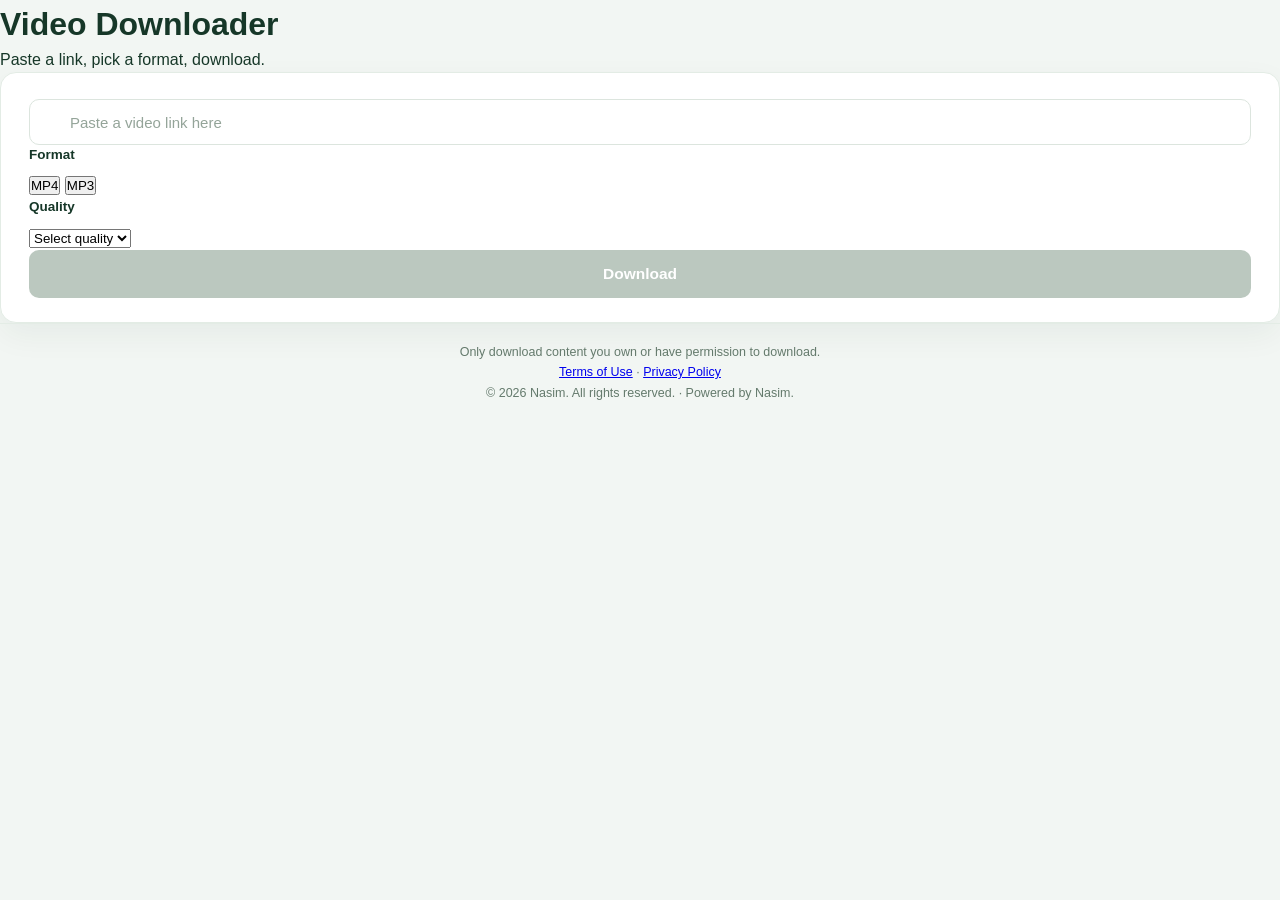
<file: index.html>
<!DOCTYPE html>
<html lang="en">
<head>
  <meta charset="UTF-8">
  <meta name="viewport" content="width=device-width, initial-scale=1.0">
  <title>Video Downloader</title>
  <link rel="stylesheet" href="/static/style.css">
</head>
<body>
  <main class="container">
    <header class="header">
      <h1>Video Downloader</h1>
      <p class="tagline">Paste a link, pick a format, download.</p>
    </header>

    <div class="card">
      <form id="download-form" autocomplete="off" novalidate>
        <div class="field">
          <label for="url-input" class="sr-only">Video URL</label>
          <input
            type="url"
            id="url-input"
            name="url"
            class="url-input"
            placeholder="Paste a video link here"
            required
            maxlength="2000"
          >
        </div>

        <div class="options-row">
          <div class="field format-field">
            <span class="field-label">Format</span>
            <div class="segmented" role="radiogroup" aria-label="Format">
              <button type="button" class="seg-btn selected" data-format="mp4" aria-pressed="true">MP4</button>
              <button type="button" class="seg-btn" data-format="mp3" aria-pressed="false">MP3</button>
            </div>
          </div>

          <div class="field quality-field">
            <label for="quality-select" class="field-label">Quality</label>
            <select id="quality-select" name="quality" class="quality-select" required>
              <option value="" disabled selected>Select quality</option>
              <option value="360">360p</option>
              <option value="480">480p</option>
              <option value="720">720p</option>
              <option value="1080">1080p</option>
            </select>
            <p class="quality-hint" id="quality-hint" hidden>Please choose a quality.</p>
          </div>
        </div>

        <button type="submit" id="download-btn" class="download-btn" disabled>
          Download
        </button>
      </form>

      <div id="status-area" class="status-area" hidden>
        <div id="progress-section" class="progress-section" hidden>
          <div class="progress-track">
            <div class="progress-fill" id="progress-fill"></div>
          </div>
          <p class="progress-text">
            <span id="progress-pct">0%</span>
            <span id="progress-msg">Queued…</span>
          </p>
        </div>

        <div id="done-section" class="done-section" hidden>
          <p class="done-msg">Your file is ready</p>
          <a id="save-btn" class="save-btn" href="#" download>Save to device</a>
          <p class="expiry-note">The file is deleted from our server automatically after about 15 minutes.</p>
          <button type="button" id="another-btn" class="retry-btn">Download another</button>
        </div>

        <div id="error-section" class="error-section" hidden>
          <div class="error-box">
            <p><span class="error-word">Error:</span> <span id="error-msg"></span></p>
          </div>
          <button type="button" id="retry-btn" class="retry-btn">Try again</button>
        </div>
      </div>
    </div>

    <footer class="footer">
      <p>Only download content you own or have permission to download.</p>
      <p><a href="/terms">Terms of Use</a> · <a href="/privacy">Privacy Policy</a></p>
      <p>© 2026 Nasim. All rights reserved. · Powered by Nasim.</p>
    </footer>
  </main>

  <script src="/static/script.js"></script>
</body>
</html>
</file>
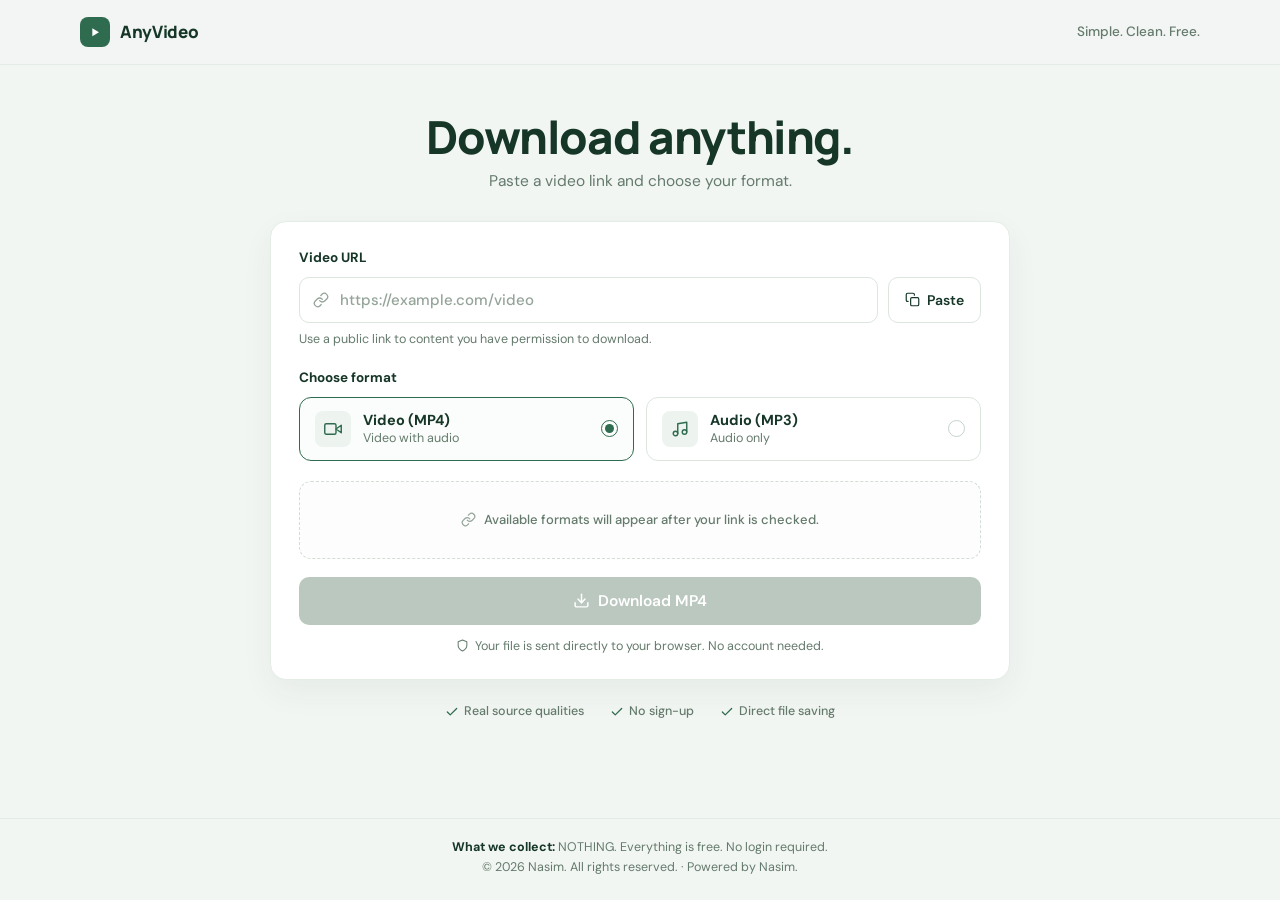
<file: templates/index.html>
<!DOCTYPE html>
<html lang="en">
<head>
  <meta charset="UTF-8">
  <meta name="viewport" content="width=device-width, initial-scale=1.0">
  <title>AnyVideo — Download anything.</title>
  <link rel="icon" type="image/svg+xml" href="/static/favicon.svg">
  <link rel="preconnect" href="https://fonts.googleapis.com">
  <link rel="preconnect" href="https://fonts.gstatic.com" crossorigin>
  <link rel="stylesheet" href="https://fonts.googleapis.com/css2?family=DM+Sans:wght@400;500;600;700;800&family=Manrope:wght@400;500;600;700;800&display=swap">
  <link rel="stylesheet" href="/static/style.css">
</head>
<body>
  <header class="topbar">
    <div class="topbar-inner">
      <a href="/" class="brand">
        <span class="brand-badge" aria-hidden="true">
          <svg width="16" height="16" viewBox="0 0 24 24" fill="none">
            <path d="M8 6.5L18 12.5L8 18.5V6.5Z" fill="#FFFFFF"/>
          </svg>
        </span>
        <span class="brand-name">AnyVideo</span>
      </a>
      <span class="topbar-note">Simple. Clean. Free.</span>
    </div>
  </header>

  <main class="page">
    <section class="hero">
      <h1>Download anything.</h1>
      <p class="subtitle">Paste a video link and choose your format.</p>
    </section>

    <div class="card">
      <form id="download-form" autocomplete="off" novalidate>
        <!-- URL row -->
        <div class="field-group">
          <label for="url-input" class="field-label">Video URL</label>
          <div class="url-row">
            <div class="input-wrap">
              <span class="input-icon" aria-hidden="true">
                <svg width="16" height="16" viewBox="0 0 24 24" fill="none" stroke="currentColor" stroke-width="1.9" stroke-linecap="round" stroke-linejoin="round">
                  <path d="M10 13a5 5 0 0 0 7.54.54l3-3a5 5 0 0 0-7.07-7.07l-1.72 1.71"/>
                  <path d="M14 11a5 5 0 0 0-7.54-.54l-3 3a5 5 0 0 0 7.07 7.07l1.71-1.71"/>
                </svg>
              </span>
              <input
                type="url"
                id="url-input"
                name="url"
                class="url-input"
                placeholder="https://example.com/video"
                required
                maxlength="2000"
              >
            </div>
            <button type="button" id="paste-btn" class="paste-btn">
              <svg width="15" height="15" viewBox="0 0 24 24" fill="none" stroke="currentColor" stroke-width="1.9" stroke-linecap="round" stroke-linejoin="round" aria-hidden="true">
                <rect x="9" y="9" width="13" height="13" rx="2" ry="2"/>
                <path d="M5 15H4a2 2 0 0 1-2-2V4a2 2 0 0 1 2-2h9a2 2 0 0 1 2 2v1"/>
              </svg>
              <span>Paste</span>
            </button>
          </div>
          <p class="helper-text" id="url-helper">Use a public link to content you have permission to download.</p>
        </div>

        <!-- Format cards -->
        <div class="field-group">
          <span class="field-label">Choose format</span>
          <div class="format-grid" role="radiogroup" aria-label="Choose format">
            <button type="button" class="format-card selected" data-format="mp4" aria-pressed="true">
              <span class="format-icon" aria-hidden="true">
                <svg width="18" height="18" viewBox="0 0 24 24" fill="none" stroke="currentColor" stroke-width="1.9" stroke-linecap="round" stroke-linejoin="round">
                  <polygon points="23 7 16 12 23 17 23 7"/>
                  <rect x="1" y="5" width="15" height="14" rx="2" ry="2"/>
                </svg>
              </span>
              <span class="format-copy">
                <span class="format-title">Video (MP4)</span>
                <span class="format-sub">Video with audio</span>
              </span>
              <span class="radio-dot" aria-hidden="true"></span>
            </button>

            <button type="button" class="format-card" data-format="mp3" aria-pressed="false">
              <span class="format-icon" aria-hidden="true">
                <svg width="18" height="18" viewBox="0 0 24 24" fill="none" stroke="currentColor" stroke-width="1.9" stroke-linecap="round" stroke-linejoin="round">
                  <path d="M9 18V5l12-2v13"/>
                  <circle cx="6" cy="18" r="3"/>
                  <circle cx="18" cy="16" r="3"/>
                </svg>
              </span>
              <span class="format-copy">
                <span class="format-title">Audio (MP3)</span>
                <span class="format-sub">Audio only</span>
              </span>
              <span class="radio-dot" aria-hidden="true"></span>
            </button>
          </div>
        </div>

        <!-- Video Preview Card (shown after link is checked) -->
        <div id="video-preview" class="video-preview" hidden>
          <img id="preview-thumb" class="preview-thumb" alt="Video thumbnail" hidden>
          <div class="preview-meta">
            <p id="preview-title" class="preview-title"></p>
            <p class="preview-sub">
              <span id="preview-source" class="preview-badge" hidden></span>
              <span id="preview-duration" class="preview-duration"></span>
            </p>
          </div>
        </div>

        <!-- Quality selector inside dashed box (revealed after link check) -->
        <div class="quality-panel">
          <div id="quality-placeholder" class="quality-placeholder">
            <svg width="15" height="15" viewBox="0 0 24 24" fill="none" stroke="currentColor" stroke-width="1.9" stroke-linecap="round" stroke-linejoin="round" aria-hidden="true">
              <path d="M10 13a5 5 0 0 0 7.54.54l3-3a5 5 0 0 0-7.07-7.07l-1.72 1.71"/>
              <path d="M14 11a5 5 0 0 0-7.54-.54l-3 3a5 5 0 0 0 7.07 7.07l1.71-1.71"/>
            </svg>
            <span>Available formats will appear after your link is checked.</span>
          </div>

          <div id="quality-loading" class="quality-loading" hidden>
            <span class="mini-spinner" aria-hidden="true"></span>
            <span>Checking video info and formats…</span>
          </div>

          <div id="info-error" class="info-error" hidden>
            <span class="error-word">Notice:</span> <span id="info-error-msg"></span>
          </div>

          <div id="quality-active" class="quality-active" hidden>
            <div class="quality-panel-head">
              <span class="quality-label-row">
                <svg width="15" height="15" viewBox="0 0 24 24" fill="none" stroke="currentColor" stroke-width="1.9" stroke-linecap="round" stroke-linejoin="round" aria-hidden="true">
                  <line x1="4" y1="21" x2="4" y2="14"/>
                  <line x1="4" y1="10" x2="4" y2="3"/>
                  <line x1="12" y1="21" x2="12" y2="12"/>
                  <line x1="12" y1="8" x2="12" y2="3"/>
                  <line x1="20" y1="21" x2="20" y2="16"/>
                  <line x1="20" y1="12" x2="20" y2="3"/>
                </svg>
                <label for="quality-select" id="quality-label">Select video quality</label>
              </span>
              <p class="quality-hint" id="quality-hint" hidden>Please choose a quality.</p>
            </div>
            <div id="quality-chips" class="quality-chips" role="radiogroup" aria-labelledby="quality-label"></div>
          </div>

          <select id="quality-select" name="quality" class="sr-only" tabindex="-1" aria-hidden="true">
            <option value="" disabled selected>Select quality</option>
          </select>
        </div>

        <!-- Primary submit button -->
        <button type="submit" id="download-btn" class="download-btn" disabled>
          <svg width="17" height="17" viewBox="0 0 24 24" fill="none" stroke="currentColor" stroke-width="2.1" stroke-linecap="round" stroke-linejoin="round" aria-hidden="true">
            <path d="M21 15v4a2 2 0 0 1-2 2H5a2 2 0 0 1-2-2v-4"/>
            <polyline points="7 10 12 15 17 10"/>
            <line x1="12" y1="15" x2="12" y2="3"/>
          </svg>
          <span id="download-btn-text">Download MP4</span>
        </button>

        <p class="privacy-micro">
          <svg width="13" height="13" viewBox="0 0 24 24" fill="none" stroke="currentColor" stroke-width="1.9" stroke-linecap="round" stroke-linejoin="round" aria-hidden="true">
            <path d="M12 22s8-4 8-10V5l-8-3-8 3v7c0 6 8 10 8 10z"/>
          </svg>
          <span>Your file is sent directly to your browser. No account needed.</span>
        </p>
      </form>

      <!-- Live status / download ready / error area -->
      <div id="status-area" class="status-area" hidden>
        <div id="progress-section" class="progress-section" hidden>
          <div class="progress-track">
            <div class="progress-fill" id="progress-fill"></div>
          </div>
          <p class="progress-text">
            <span id="progress-pct">0%</span>
            <span id="progress-msg">Queued…</span>
          </p>
        </div>

        <div id="spinner-section" class="spinner-section" hidden>
          <div class="spinner" aria-label="Loading"></div>
          <p id="spinner-msg">Starting…</p>
        </div>

        <div id="done-section" class="done-section" hidden>
          <p class="done-msg">Your file is ready</p>
          <a id="save-btn" class="save-btn" href="#" download>Save to device</a>
          <p class="expiry-note">The file is deleted from our server automatically after about 15 minutes.</p>
          <button type="button" id="another-btn" class="retry-btn">Download another</button>
        </div>

        <div id="error-section" class="error-section" hidden>
          <div class="error-box">
            <p><span class="error-word">Error:</span> <span id="error-msg"></span></p>
          </div>
          <button type="button" id="retry-btn" class="retry-btn">Try again</button>
        </div>
      </div>
    </div>

    <div class="trust-row">
      <span>
        <svg width="14" height="14" viewBox="0 0 24 24" fill="none" stroke="currentColor" stroke-width="2.2" stroke-linecap="round" stroke-linejoin="round" aria-hidden="true"><polyline points="20 6 9 17 4 12"/></svg>
        Real source qualities
      </span>
      <span>
        <svg width="14" height="14" viewBox="0 0 24 24" fill="none" stroke="currentColor" stroke-width="2.2" stroke-linecap="round" stroke-linejoin="round" aria-hidden="true"><polyline points="20 6 9 17 4 12"/></svg>
        No sign-up
      </span>
      <span>
        <svg width="14" height="14" viewBox="0 0 24 24" fill="none" stroke="currentColor" stroke-width="2.2" stroke-linecap="round" stroke-linejoin="round" aria-hidden="true"><polyline points="20 6 9 17 4 12"/></svg>
        Direct file saving
      </span>
    </div>
  </main>

  <footer class="footer">
    <p><strong>What we collect:</strong> NOTHING. Everything is free. No login required.</p>
    <p>© 2026 Nasim. All rights reserved. · Powered by Nasim.</p>
  </footer>

  <script src="/static/script.js"></script>
</body>
</html>
</file>
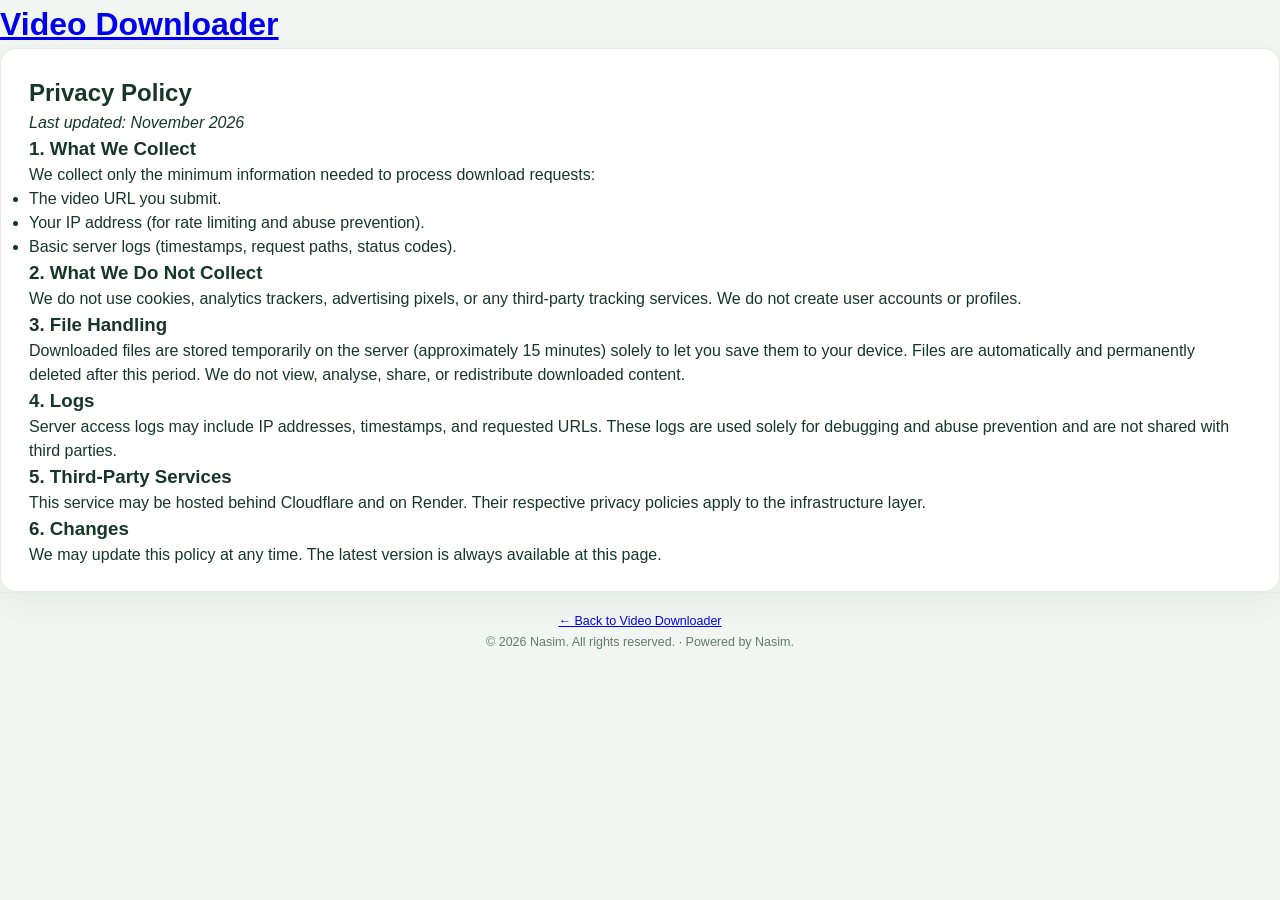
<file: privacy.html>
<!DOCTYPE html>
<html lang="en">
<head>
  <meta charset="UTF-8">
  <meta name="viewport" content="width=device-width, initial-scale=1.0">
  <title>Privacy Policy — Video Downloader</title>
  <link rel="stylesheet" href="/static/style.css">
</head>
<body>
  <main class="container">
    <header class="header">
      <h1><a href="/" class="home-link">Video Downloader</a></h1>
    </header>

    <div class="card prose">
      <h2>Privacy Policy</h2>
      <p><em>Last updated: November 2026</em></p>

      <h3>1. What We Collect</h3>
      <p>
        We collect only the minimum information needed to process download
        requests:
      </p>
      <ul>
        <li>The video URL you submit.</li>
        <li>Your IP address (for rate limiting and abuse prevention).</li>
        <li>Basic server logs (timestamps, request paths, status codes).</li>
      </ul>

      <h3>2. What We Do Not Collect</h3>
      <p>
        We do not use cookies, analytics trackers, advertising pixels, or
        any third-party tracking services. We do not create user accounts
        or profiles.
      </p>

      <h3>3. File Handling</h3>
      <p>
        Downloaded files are stored temporarily on the server (approximately
        15 minutes) solely to let you save them to your device. Files are
        automatically and permanently deleted after this period. We do not
        view, analyse, share, or redistribute downloaded content.
      </p>

      <h3>4. Logs</h3>
      <p>
        Server access logs may include IP addresses, timestamps, and
        requested URLs. These logs are used solely for debugging and abuse
        prevention and are not shared with third parties.
      </p>

      <h3>5. Third-Party Services</h3>
      <p>
        This service may be hosted behind Cloudflare and on Render. Their
        respective privacy policies apply to the infrastructure layer.
      </p>

      <h3>6. Changes</h3>
      <p>
        We may update this policy at any time. The latest version is always
        available at this page.
      </p>
    </div>

    <footer class="footer">
      <p><a href="/">← Back to Video Downloader</a></p>
      <p>© 2026 Nasim. All rights reserved. · Powered by Nasim.</p>
    </footer>
  </main>
</body>
</html>
</file>
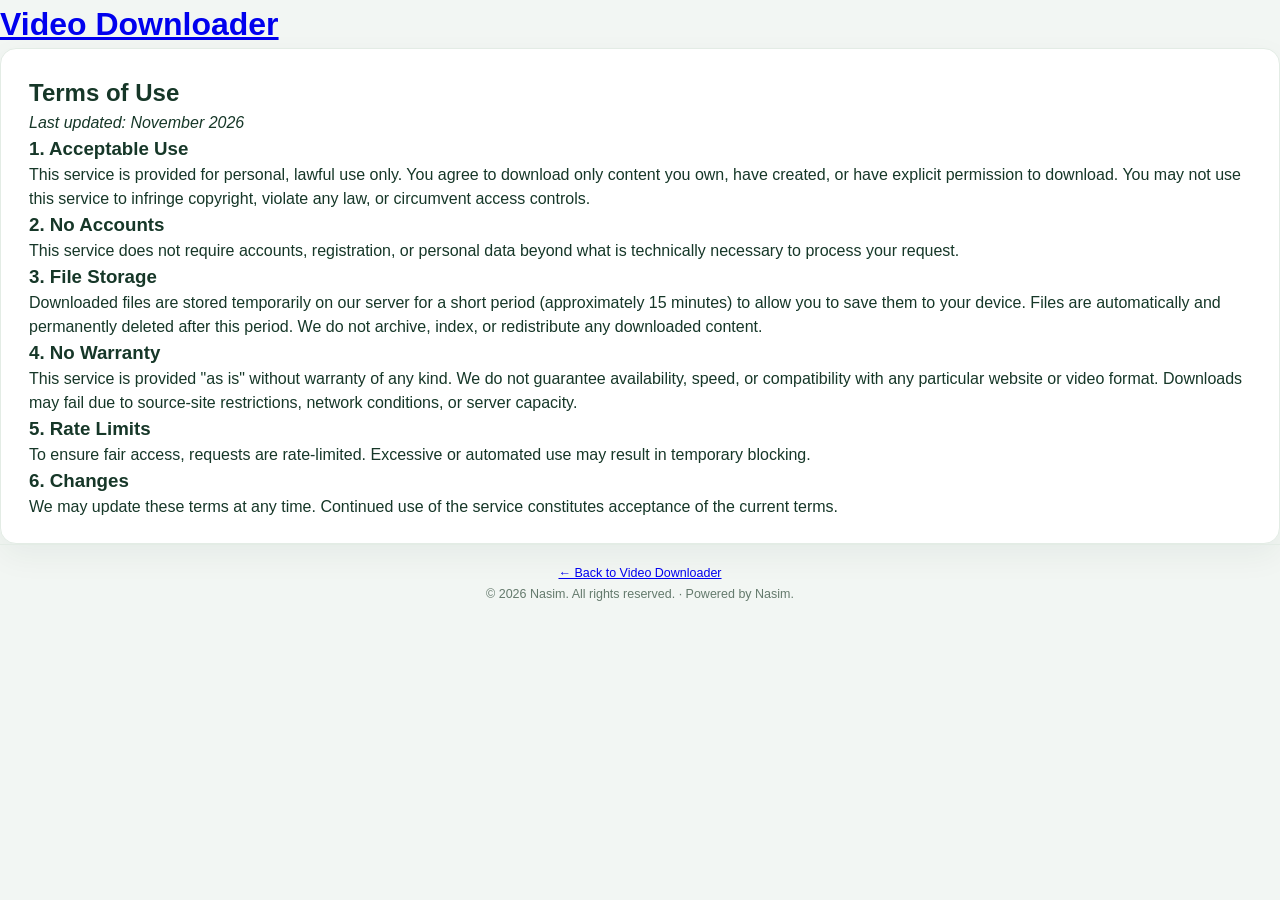
<file: terms.html>
<!DOCTYPE html>
<html lang="en">
<head>
  <meta charset="UTF-8">
  <meta name="viewport" content="width=device-width, initial-scale=1.0">
  <title>Terms of Use — Video Downloader</title>
  <link rel="stylesheet" href="/static/style.css">
</head>
<body>
  <main class="container">
    <header class="header">
      <h1><a href="/" class="home-link">Video Downloader</a></h1>
    </header>

    <div class="card prose">
      <h2>Terms of Use</h2>
      <p><em>Last updated: November 2026</em></p>

      <h3>1. Acceptable Use</h3>
      <p>
        This service is provided for personal, lawful use only. You agree to
        download only content you own, have created, or have explicit
        permission to download. You may not use this service to infringe
        copyright, violate any law, or circumvent access controls.
      </p>

      <h3>2. No Accounts</h3>
      <p>
        This service does not require accounts, registration, or personal
        data beyond what is technically necessary to process your request.
      </p>

      <h3>3. File Storage</h3>
      <p>
        Downloaded files are stored temporarily on our server for a short
        period (approximately 15 minutes) to allow you to save them to your
        device. Files are automatically and permanently deleted after this
        period. We do not archive, index, or redistribute any downloaded
        content.
      </p>

      <h3>4. No Warranty</h3>
      <p>
        This service is provided "as is" without warranty of any kind. We do
        not guarantee availability, speed, or compatibility with any
        particular website or video format. Downloads may fail due to
        source-site restrictions, network conditions, or server capacity.
      </p>

      <h3>5. Rate Limits</h3>
      <p>
        To ensure fair access, requests are rate-limited. Excessive or
        automated use may result in temporary blocking.
      </p>

      <h3>6. Changes</h3>
      <p>
        We may update these terms at any time. Continued use of the service
        constitutes acceptance of the current terms.
      </p>
    </div>

    <footer class="footer">
      <p><a href="/">← Back to Video Downloader</a></p>
      <p>© 2026 Nasim. All rights reserved. · Powered by Nasim.</p>
    </footer>
  </main>
</body>
</html>
</file>
<file: static/style.css>
/* ================================================================
   AnyVideo — Clean Forest & Mist Theme
   ================================================================ */

:root {
  --bg: #F2F6F3;
  --surface: #FFFFFF;
  --surface-soft: #F7FAF8;
  --border: #DCE5DE;
  --border-dashed: #D2DDD5;
  --green: #2F6B4F;
  --green-dark: #23543D;
  --green-soft: #EDF4EF;
  --green-disabled: #BBC8BF;
  --text: #163728;
  --muted: #647A6C;
  --placeholder: #94A499;
  --error: #B85450;
  --shadow: 0 12px 32px rgba(22, 55, 40, 0.055);
}

*, *::before, *::after {
  box-sizing: border-box;
  margin: 0;
  padding: 0;
}

html {
  font-size: 16px;
  -webkit-text-size-adjust: 100%;
}

body {
  min-height: 100vh;
  display: flex;
  flex-direction: column;
  background: var(--bg);
  color: var(--text);
  font-family: "DM Sans", -apple-system, BlinkMacSystemFont, sans-serif;
  line-height: 1.5;
  -webkit-font-smoothing: antialiased;
}

::selection {
  background: #D6E7DC;
  color: var(--text);
}

[hidden] {
  display: none !important;
}

.sr-only {
  position: absolute;
  width: 1px;
  height: 1px;
  padding: 0;
  margin: -1px;
  overflow: hidden;
  clip: rect(0, 0, 0, 0);
  white-space: nowrap;
  border: 0;
}

/* ---- Top Bar ---- */

.topbar {
  width: 100%;
  border-bottom: 1px solid #E3ECE5;
  background: rgba(242, 246, 243, 0.9);
}

.topbar-inner {
  width: min(1120px, 92%);
  margin: 0 auto;
  height: 64px;
  display: flex;
  align-items: center;
  justify-content: space-between;
}

.brand {
  display: inline-flex;
  align-items: center;
  gap: 10px;
  text-decoration: none;
  color: var(--text);
}

.brand-badge {
  width: 30px;
  height: 30px;
  border-radius: 8px;
  background: var(--green);
  display: inline-flex;
  align-items: center;
  justify-content: center;
}

.brand-name {
  font-family: "Manrope", "DM Sans", sans-serif;
  font-size: 17px;
  font-weight: 800;
  letter-spacing: -0.02em;
  color: var(--text);
}

.topbar-note {
  font-size: 13.5px;
  font-weight: 500;
  color: var(--muted);
}

/* ---- Main Layout ---- */

.page {
  flex: 1 0 auto;
  width: min(740px, 92%);
  margin: 0 auto;
  padding: 46px 0 36px;
}

.hero {
  text-align: center;
  margin-bottom: 28px;
}

.hero h1 {
  font-family: "Manrope", "DM Sans", sans-serif;
  font-size: clamp(2.1rem, 4.5vw, 2.85rem);
  font-weight: 800;
  letter-spacing: -0.03em;
  line-height: 1.12;
  color: var(--text);
}

.subtitle {
  margin-top: 8px;
  font-size: 15.5px;
  color: var(--muted);
}

/* ---- Card ---- */

.card {
  background: var(--surface);
  border: 1px solid #E3ECE5;
  border-radius: 16px;
  box-shadow: var(--shadow);
  padding: 26px 28px 24px;
}

/* ---- URL Input Row ---- */

.field-group {
  margin-bottom: 20px;
}

.field-label {
  display: block;
  font-size: 13.5px;
  font-weight: 700;
  color: var(--text);
  margin-bottom: 8px;
}

.url-row {
  display: flex;
  gap: 10px;
  align-items: stretch;
}

.input-wrap {
  position: relative;
  flex: 1 1 auto;
}

.input-icon {
  position: absolute;
  left: 14px;
  top: 50%;
  transform: translateY(-50%);
  color: var(--placeholder);
  display: inline-flex;
  pointer-events: none;
}

.url-input {
  width: 100%;
  height: 46px;
  padding: 0 14px 0 40px;
  font: 500 15px "DM Sans", sans-serif;
  color: var(--text);
  background: var(--surface);
  border: 1px solid var(--border);
  border-radius: 10px;
  outline: none;
  transition: border-color 0.15s ease, box-shadow 0.15s ease;
}

.url-input::placeholder {
  color: var(--placeholder);
}

.url-input:focus {
  border-color: var(--green);
  box-shadow: 0 0 0 3px rgba(47, 107, 79, 0.12);
}

.url-input:disabled {
  background: var(--surface-soft);
  opacity: 0.7;
  cursor: not-allowed;
}

.paste-btn {
  flex: 0 0 auto;
  height: 46px;
  padding: 0 16px;
  display: inline-flex;
  align-items: center;
  gap: 7px;
  font: 600 14px "DM Sans", sans-serif;
  color: var(--text);
  background: var(--surface);
  border: 1px solid var(--border);
  border-radius: 10px;
  cursor: pointer;
  transition: background-color 0.15s ease, border-color 0.15s ease;
}

.paste-btn:hover:not(:disabled) {
  background: var(--surface-soft);
  border-color: #C7D6CB;
}

.paste-btn:disabled {
  opacity: 0.6;
  cursor: not-allowed;
}

.helper-text {
  margin-top: 7px;
  font-size: 12.5px;
  color: var(--muted);
}

/* ---- Format Cards ---- */

.format-grid {
  display: grid;
  grid-template-columns: 1fr 1fr;
  gap: 12px;
}

.format-card {
  display: flex;
  align-items: center;
  gap: 12px;
  padding: 13px 15px;
  background: var(--surface);
  border: 1.5px solid var(--border);
  border-radius: 12px;
  text-align: left;
  cursor: pointer;
  font-family: inherit;
  transition: border-color 0.15s ease, background-color 0.15s ease;
}

.format-card:hover:not(:disabled) {
  background: var(--surface-soft);
}

.format-card.selected {
  border-color: var(--green);
  background: #FAFDFB;
}

.format-card:disabled {
  opacity: 0.65;
  cursor: not-allowed;
}

.format-icon {
  width: 36px;
  height: 36px;
  flex: 0 0 36px;
  border-radius: 8px;
  background: var(--green-soft);
  color: var(--green);
  display: inline-flex;
  align-items: center;
  justify-content: center;
}

.format-copy {
  flex: 1 1 auto;
  display: flex;
  flex-direction: column;
}

.format-title {
  font-size: 14.5px;
  font-weight: 700;
  color: var(--text);
  line-height: 1.3;
}

.format-sub {
  font-size: 12.5px;
  color: var(--muted);
  line-height: 1.35;
}

.radio-dot {
  width: 17px;
  height: 17px;
  flex: 0 0 17px;
  border-radius: 50%;
  border: 1.5px solid #C6D3CA;
  position: relative;
  transition: border-color 0.15s ease;
}

.format-card.selected .radio-dot {
  border-color: var(--green);
}

.format-card.selected .radio-dot::after {
  content: "";
  position: absolute;
  inset: 3px;
  border-radius: 50%;
  background: var(--green);
}

/* ---- Video Preview Card ---- */

.video-preview {
  display: flex;
  align-items: center;
  gap: 14px;
  padding: 12px 14px;
  margin-bottom: 14px;
  background: var(--surface-soft);
  border: 1px solid var(--border);
  border-radius: 12px;
}

.preview-thumb {
  width: 118px;
  height: 66px;
  flex: 0 0 118px;
  object-fit: cover;
  border-radius: 8px;
  background: var(--green-soft);
  border: 1px solid var(--border);
}

.preview-meta {
  flex: 1 1 auto;
  min-width: 0;
}

.preview-title {
  font-size: 14.5px;
  font-weight: 700;
  color: var(--text);
  line-height: 1.35;
  display: -webkit-box;
  -webkit-line-clamp: 2;
  -webkit-box-orient: vertical;
  overflow: hidden;
}

.preview-sub {
  margin-top: 6px;
  display: flex;
  flex-wrap: wrap;
  align-items: center;
  gap: 8px;
  font-size: 12.5px;
  color: var(--muted);
}

.preview-badge {
  display: inline-block;
  padding: 2px 8px;
  border-radius: 6px;
  background: var(--green-soft);
  color: var(--green-dark);
  font-weight: 600;
  font-size: 11.5px;
}

.preview-duration {
  font-weight: 600;
  color: var(--muted);
}

/* ---- Quality Dashed Box ---- */

.quality-panel {
  border: 1.5px dashed var(--border-dashed);
  border-radius: 12px;
  background: #FCFDFC;
  padding: 15px 18px;
  margin-bottom: 18px;
}

.quality-placeholder,
.quality-loading,
.info-error {
  min-height: 46px;
  display: flex;
  align-items: center;
  justify-content: center;
  gap: 8px;
  font-size: 13px;
  font-weight: 500;
  color: var(--muted);
  text-align: center;
}

.quality-placeholder svg {
  color: var(--placeholder);
  flex-shrink: 0;
}

.mini-spinner {
  width: 16px;
  height: 16px;
  border: 2px solid var(--green-soft);
  border-top-color: var(--green);
  border-radius: 50%;
  animation: spin 0.75s linear infinite;
  flex-shrink: 0;
}

.info-error {
  color: var(--text);
}

.quality-panel-head {
  display: flex;
  align-items: center;
  justify-content: space-between;
  flex-wrap: wrap;
  gap: 8px;
  margin-bottom: 11px;
}

.quality-label-row {
  display: inline-flex;
  align-items: center;
  gap: 7px;
  color: var(--muted);
  font-size: 13px;
  font-weight: 600;
}

.quality-hint {
  font-size: 12.5px;
  font-weight: 600;
  color: var(--error);
}

.quality-chips {
  display: flex;
  flex-wrap: wrap;
  gap: 8px;
}

.q-chip {
  flex: 1 1 88px;
  min-height: 40px;
  padding: 8px 12px;
  background: var(--surface);
  border: 1px solid var(--border);
  border-radius: 9px;
  font: 600 13.5px "DM Sans", sans-serif;
  color: var(--text);
  cursor: pointer;
  transition: all 0.15s ease;
}

.q-chip:hover:not(:disabled) {
  background: var(--green-soft);
  border-color: #B4C9BA;
}

.q-chip.selected {
  background: var(--green-soft);
  border-color: var(--green);
  color: var(--green-dark);
}

.q-chip:disabled {
  opacity: 0.6;
  cursor: not-allowed;
}

/* ---- Main Action Button & Direct Save Button ---- */

.download-btn,
.save-btn {
  width: 100%;
  height: 48px;
  display: inline-flex;
  align-items: center;
  justify-content: center;
  gap: 8px;
  border: none;
  border-radius: 10px;
  background: var(--green);
  color: #FFFFFF;
  font: 600 15.5px "DM Sans", sans-serif;
  text-decoration: none;
  cursor: pointer;
  transition: background-color 0.15s ease, transform 0.15s ease;
}

.download-btn:hover:not(:disabled),
.save-btn:hover {
  background: var(--green-dark);
}

.download-btn:disabled {
  background: var(--green-disabled);
  color: #FFFFFF;
  cursor: not-allowed;
}

.download-btn:focus-visible,
.save-btn:focus-visible,
.paste-btn:focus-visible,
.format-card:focus-visible,
.q-chip:focus-visible,
.retry-btn:focus-visible {
  outline: none;
  box-shadow: 0 0 0 3px rgba(47, 107, 79, 0.22);
}

.privacy-micro {
  margin-top: 12px;
  display: flex;
  align-items: center;
  justify-content: center;
  gap: 6px;
  font-size: 12.5px;
  color: var(--muted);
}

/* ---- Status Area ---- */

.status-area {
  margin-top: 20px;
  padding-top: 18px;
  border-top: 1px solid #EDF2EE;
}

.progress-section {
  margin-bottom: 10px;
}

.progress-track {
  width: 100%;
  height: 9px;
  background: var(--green-soft);
  border-radius: 50px;
  overflow: hidden;
}

.progress-fill {
  width: 0%;
  height: 100%;
  background: var(--green);
  border-radius: 50px;
  transition: width 0.25s ease;
}

.progress-text {
  display: flex;
  justify-content: space-between;
  margin-top: 6px;
  font-size: 13.5px;
  font-weight: 500;
  color: var(--text);
}

.spinner-section {
  text-align: center;
  padding: 10px 0 4px;
}

.spinner {
  display: inline-block;
  width: 24px;
  height: 24px;
  border: 3px solid var(--green-soft);
  border-top-color: var(--green);
  border-radius: 50%;
  animation: spin 0.8s linear infinite;
}

@keyframes spin {
  to { transform: rotate(360deg); }
}

.spinner-section p {
  margin-top: 6px;
  font-size: 13.5px;
  color: var(--muted);
}

.done-section {
  text-align: center;
}

.done-msg {
  font-family: "Manrope", "DM Sans", sans-serif;
  font-size: 17px;
  font-weight: 700;
  color: var(--green-dark);
  margin-bottom: 12px;
}

.save-btn {
  margin-bottom: 10px;
}

.expiry-note {
  font-size: 12.5px;
  color: var(--muted);
}

.retry-btn {
  width: 100%;
  min-height: 42px;
  margin-top: 10px;
  padding: 9px 14px;
  background: var(--surface-soft);
  color: var(--text);
  border: 1px solid var(--border);
  border-radius: 10px;
  font: 600 13.5px "DM Sans", sans-serif;
  cursor: pointer;
  transition: background-color 0.15s ease;
}

.retry-btn:hover {
  background: var(--green-soft);
}

.error-box {
  background: #FFFDFD;
  border: 1px solid var(--border);
  border-radius: 10px;
  padding: 12px 14px;
  font-size: 14px;
  color: var(--text);
}

.error-word {
  color: var(--error);
  font-weight: 700;
}

/* ---- Trust Strip ---- */

.trust-row {
  margin-top: 22px;
  display: flex;
  flex-wrap: wrap;
  justify-content: center;
  gap: 10px 26px;
  font-size: 12.5px;
  font-weight: 500;
  color: var(--muted);
}

.trust-row span {
  display: inline-flex;
  align-items: center;
  gap: 5px;
}

.trust-row svg {
  color: var(--green);
}

/* ---- Footer ---- */

.footer {
  padding: 18px 16px 22px;
  text-align: center;
  font-size: 12.5px;
  color: var(--muted);
  border-top: 1px solid #E3ECE5;
}

.footer p {
  line-height: 1.65;
}

.footer strong {
  color: var(--text);
}

/* ---- Mobile ---- */

@media (max-width: 600px) {
  .topbar-inner {
    height: 58px;
  }

  .page {
    padding: 28px 0 28px;
  }

  .card {
    padding: 20px 16px;
    border-radius: 14px;
  }

  .url-row {
    flex-direction: column;
  }

  .paste-btn {
    width: 100%;
    justify-content: center;
  }

  .format-grid {
    grid-template-columns: 1fr;
  }

  .video-preview {
    flex-direction: column;
    align-items: flex-start;
  }

  .preview-thumb {
    width: 100%;
    height: auto;
    aspect-ratio: 16 / 9;
    flex: none;
  }
}
</file>
